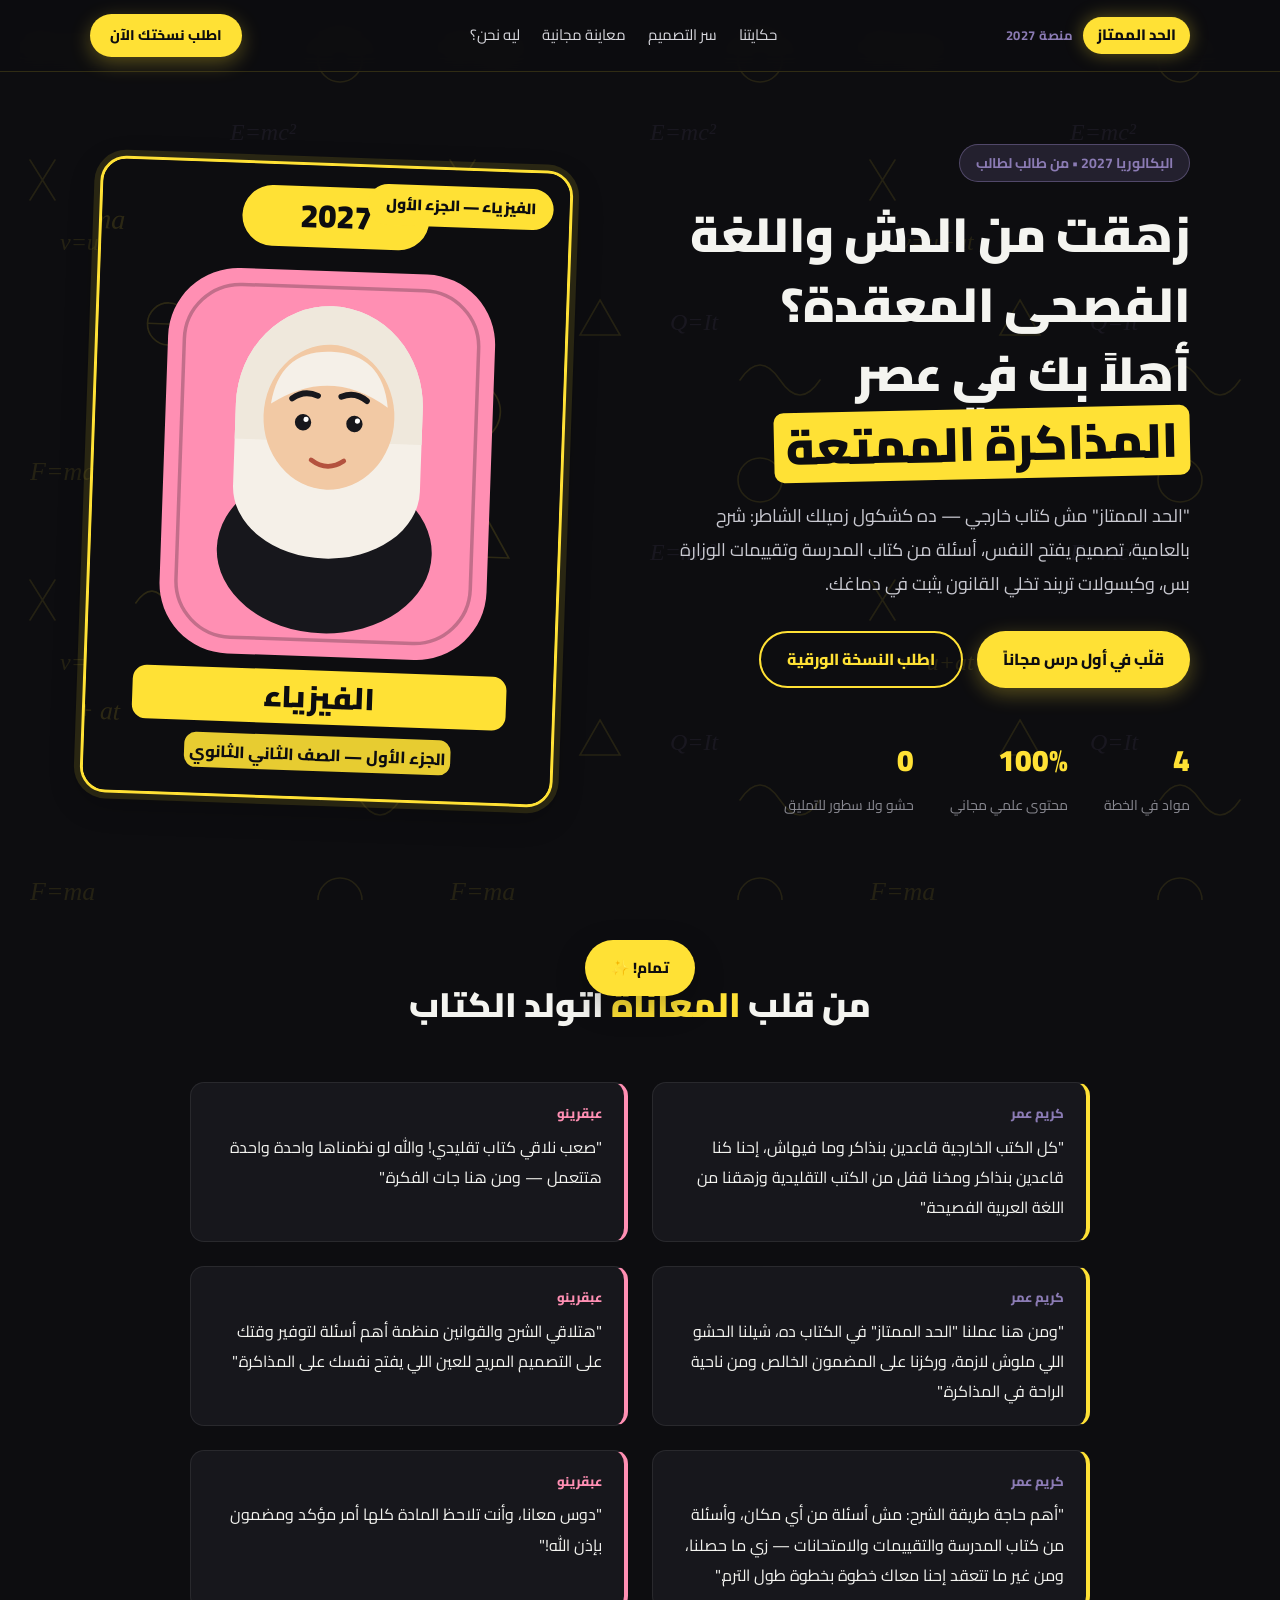
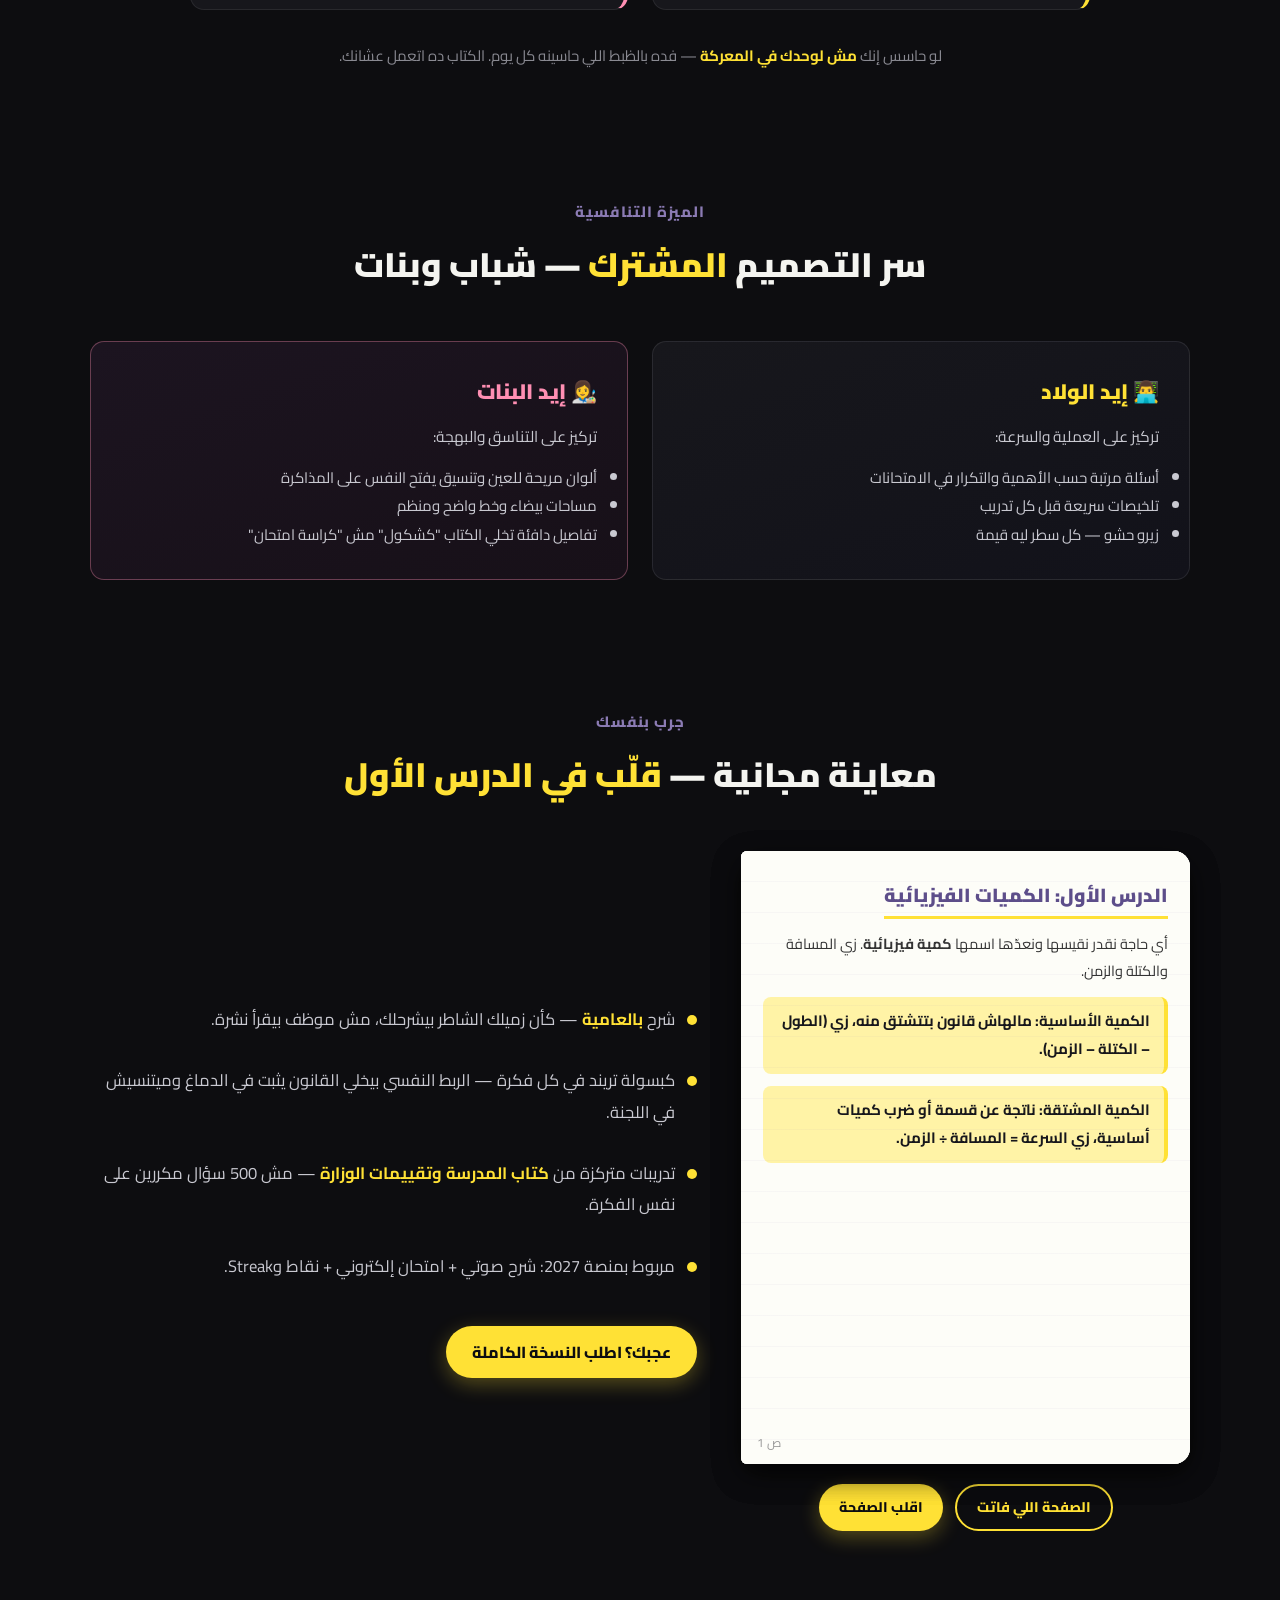
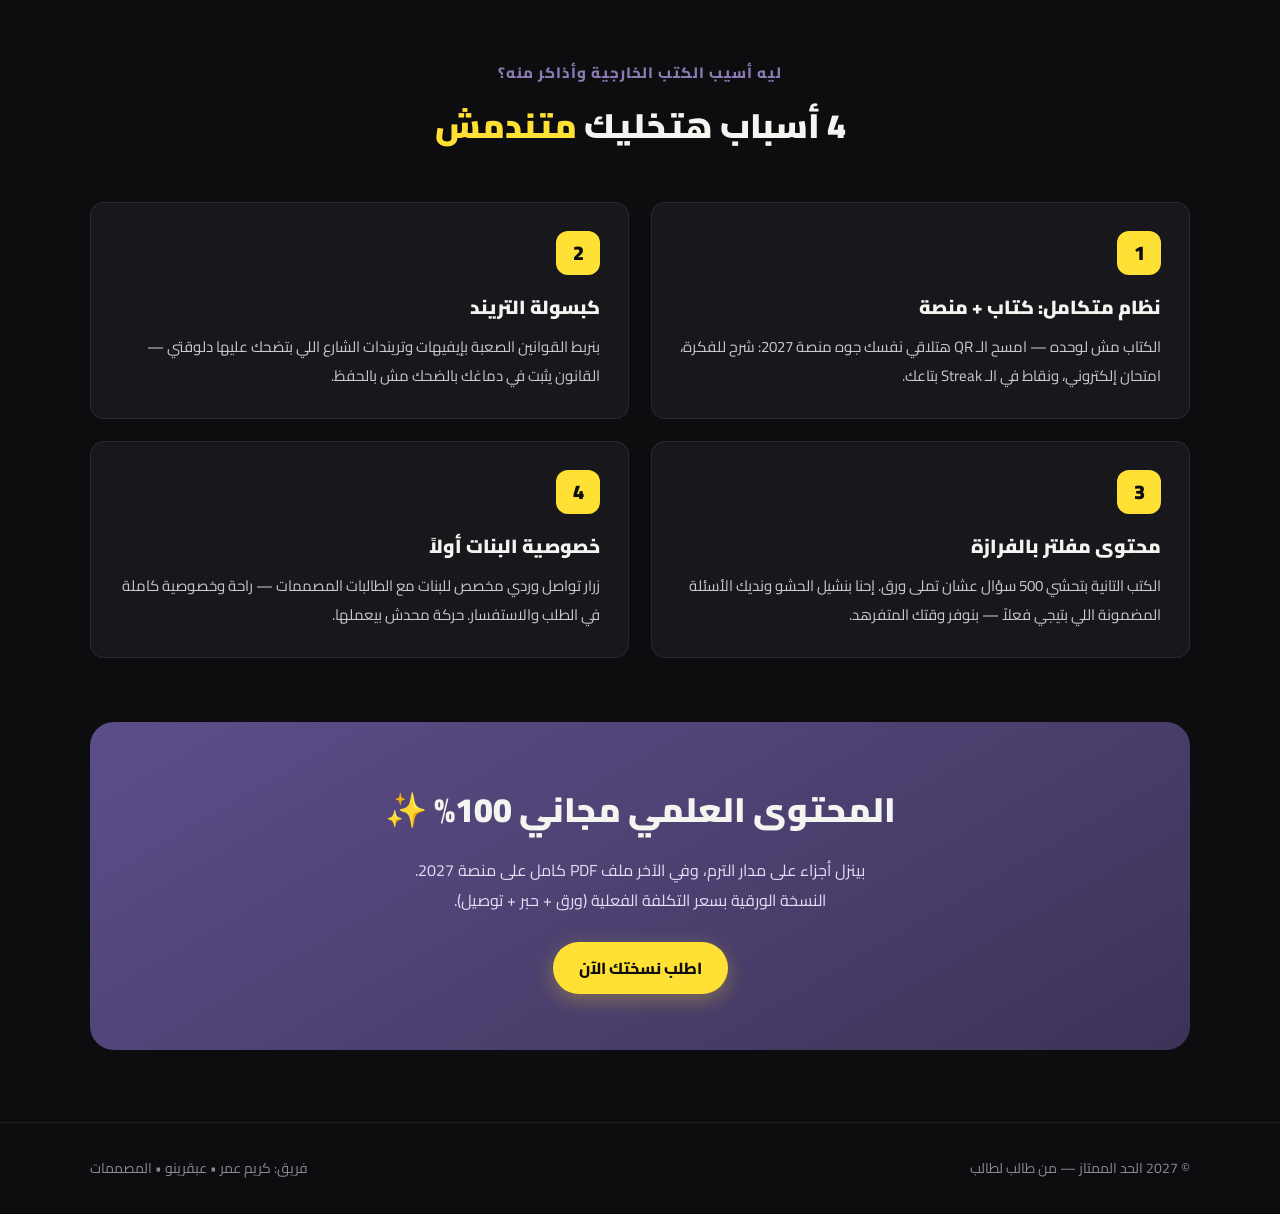
<file: index.html>
<!DOCTYPE html>
<html lang="ar" dir="rtl">
<head>
<meta charset="UTF-8">
<meta name="viewport" content="width=device-width, initial-scale=1.0">
<title>الحد الممتاز — من طالب لطالب | منصة 2027</title>
<meta name="description" content="سلسلة كتب الحد الممتاز: شرح بالعامية، تصميم مودرن، أسئلة مضمونة من الوزارة — الفيزياء والعربي والإنجليزي والتاريخ للبكالوريا 2027.">
<link rel="preconnect" href="https://fonts.googleapis.com">
<link rel="preconnect" href="https://fonts.gstatic.com" crossorigin>
<link href="https://fonts.googleapis.com/css2?family=Cairo:wght@400;700;800;900&display=swap" rel="stylesheet">
<link rel="stylesheet" href="style.css">
</head>
<body>
<div class="doodle-bg"></div>

<!-- ================= الهيدر ================= -->
<header>
  <div class="wrap nav">
    <a class="logo" href="index.html">
      <span class="logo-badge">الحد الممتاز</span>
      <span class="logo-sub">منصة 2027</span>
    </a>
    <nav class="nav-links">
      <a href="#story">حكايتنا</a>
      <a href="#secret">سر التصميم</a>
      <a href="#preview">معاينة مجانية</a>
      <a href="#why">ليه نحن؟</a>
    </nav>
    <a class="btn small" href="order.html" style="margin-inline-start:auto">اطلب نسختك الآن</a>
  </div>
</header>

<!-- ================= الهيرو ================= -->
<section class="hero">
  <div class="wrap hero-grid">
    <div>
      <span class="tag">البكالوريا 2027 • من طالب لطالب</span>
      <h1>زهقت من الدش واللغة الفصحى المعقدة؟<br>أهلاً بك في عصر <span class="hl">المذاكرة الممتعة</span></h1>
      <p class="lead">
        "الحد الممتاز" مش كتاب خارجي — ده كشكول زميلك الشاطر: شرح بالعامية، تصميم يفتح النفس،
        أسئلة من كتاب المدرسة وتقييمات الوزارة بس، وكبسولات تريند تخلي القانون يثبت في دماغك.
      </p>
      <div class="hero-cta">
        <a class="btn" href="#preview">قلّب في أول درس مجاناً</a>
        <a class="btn ghost" href="order.html">اطلب النسخة الورقية</a>
      </div>
      <div class="hero-stats">
        <div class="stat"><b>4</b><span>مواد في الخطة</span></div>
        <div class="stat"><b>100%</b><span>محتوى علمي مجاني</span></div>
        <div class="stat"><b>0</b><span>حشو ولا سطور للتمليق</span></div>
      </div>
    </div>

    <!-- الغلاف (SVG بنفس روح التصميم) -->
    <div class="cover" aria-label="غلاف كتاب الحد الممتاز فيزياء">
      <svg viewBox="0 0 400 540" xmlns="http://www.w3.org/2000/svg" role="img">
        <rect width="400" height="540" fill="#0d0d10"/>
        <g opacity=".13" stroke="#ffe135" fill="none" stroke-width="1.4" font-family="serif" font-style="italic">
          <text x="20" y="60" fill="#ffe135" stroke="none" font-size="24">F = ma</text>
          <text x="260" y="110" fill="#8b7bb4" stroke="none" font-size="22">E = mc²</text>
          <text x="30" y="480" fill="#ffe135" stroke="none" font-size="22">v = u + at</text>
          <text x="270" y="450" fill="#8b7bb4" stroke="none" font-size="20">Q = It</text>
          <path d="M320 180 a26 26 0 1 1 -20 42"/><path d="M300 222 l-8 22 l24 -8"/>
          <circle cx="60" cy="140" r="18"/><path d="M42 140 h36"/>
          <path d="M340 300 l18 30 l-36 0 z"/>
          <path d="M40 380 q14 -22 28 0 q14 22 28 0"/>
        </g>
        <rect x="120" y="18" width="160" height="52" rx="26" fill="#ffe135"/>
        <text x="200" y="53" text-anchor="middle" font-size="28" font-weight="900" fill="#0d0d10" font-family="Cairo,sans-serif">2027</text>
        <!-- إطار الصورة -->
        <rect x="60" y="90" width="280" height="330" rx="60" fill="#ff8fb3"/>
        <rect x="74" y="104" width="252" height="302" rx="48" fill="none" stroke="#0d0d10" stroke-width="3" opacity=".25"/>
        <!-- شخصية البنت المحجبة (أيقونة مبسطة) -->
        <g>
          <ellipse cx="200" cy="330" rx="92" ry="70" fill="#17171c"/>
          <path d="M200 120 a80 86 0 0 1 80 86 v70 a80 60 0 0 1 -160 0 v-70 a80 86 0 0 1 80 -86 z" fill="#f5f0e8"/>
          <path d="M200 120 a80 86 0 0 1 80 86 v30 h-160 v-30 a80 86 0 0 1 80 -86 z" fill="#efe8dc"/>
          <ellipse cx="200" cy="215" rx="56" ry="62" fill="#f2c9a4"/>
          <path d="M150 205 q50 -34 100 0 q-6 -46 -50 -46 q-44 0 -50 46z" fill="#f5f0e8"/>
          <circle cx="178" cy="220" r="7" fill="#17171c"/><circle cx="222" cy="220" r="7" fill="#17171c"/>
          <circle cx="180.5" cy="217.5" r="2.2" fill="#fff"/><circle cx="224.5" cy="217.5" r="2.2" fill="#fff"/>
          <path d="M186 252 q14 10 28 0" stroke="#b4523e" stroke-width="4" fill="none" stroke-linecap="round"/>
          <path d="M168 200 q10 -8 22 -3" stroke="#17171c" stroke-width="5" fill="none" stroke-linecap="round"/>
          <path d="M232 200 q-10 -8 -22 -3" stroke="#17171c" stroke-width="5" fill="none" stroke-linecap="round"/>
        </g>
        <!-- شريط الفيزياء -->
        <rect x="40" y="432" width="320" height="46" rx="12" fill="#ffe135"/>
        <text x="200" y="464" text-anchor="middle" font-size="26" font-weight="900" fill="#0d0d10" font-family="Cairo,sans-serif">الفيزياء</text>
        <rect x="86" y="488" width="228" height="30" rx="10" fill="#ffe135" opacity=".9"/>
        <text x="200" y="509" text-anchor="middle" font-size="14" font-weight="800" fill="#0d0d10" font-family="Cairo,sans-serif">الجزء الأول — الصف الثاني الثانوي</text>
      </svg>
      <span class="cover-badge">الفيزياء — الجزء الأول</span>
    </div>
  </div>
</section>

<!-- ================= قصة من قلب المعاناة ================= -->
<section id="story">
  <div class="wrap">
    <div class="sec-title">
      <div class="kicker">حكايتنا</div>
      <h2>من قلب <span class="hl">المعاناة</span> اتولد الكتاب</h2>
    </div>
    <div class="story">
      <div class="bubble kareem">
        <div class="who">كريم عمر</div>
        "كل الكتب الخارجية قاعدين بنذاكر وما فيهاش، إحنا كنا قاعدين بنذاكر ومخنا قفل من الكتب التقليدية وزهقنا من اللغة العربية الفصيحة."
      </div>
      <div class="bubble abqa">
        <div class="who">عبقرينو</div>
        "صعب نلاقي كتاب تقليدي! والله لو نظمناها واحدة واحدة هتتعمل — ومن هنا جات الفكرة."
      </div>
      <div class="bubble kareem">
        <div class="who">كريم عمر</div>
        "ومن هنا عملنا "الحد الممتاز" في الكتاب ده، شيلنا الحشو اللي ملوش لازمة، وركزنا على المضمون الخالص ومن ناحية الراحة في المذاكرة."
      </div>
      <div class="bubble abqa">
        <div class="who">عبقرينو</div>
        "هتلاقي الشرح والقوانين منظمة أهم أسئلة لتوفير وقتك على التصميم المريح للعين اللي يفتح نفسك على المذاكرة."
      </div>
      <div class="bubble kareem">
        <div class="who">كريم عمر</div>
        "أهم حاجة طريقة الشرح: مش أسئلة من أي مكان، وأسئلة من كتاب المدرسة والتقييمات والامتحانات — زي ما حصلنا، ومن غير ما تتعقد إحنا معاك خطوة بخطوة طول الترم."
      </div>
      <div class="bubble abqa">
        <div class="who">عبقرينو</div>
        "دوس معانا، وأنت تلاحظ المادة كلها أمر مؤكد ومضمون بإذن الله!"
      </div>
      <p class="story-note">لو حاسس إنك <b>مش لوحدك في المعركة</b> — فده بالظبط اللي حاسينه كل يوم. الكتاب ده اتعمل عشانك.</p>
    </div>
  </div>
</section>

<!-- ================= سر التصميم ================= -->
<section id="secret">
  <div class="wrap">
    <div class="sec-title">
      <div class="kicker">الميزة التنافسية</div>
      <h2>سر التصميم <span class="hl">المشترك</span> — شباب وبنات</h2>
    </div>
    <div class="secret-grid">
      <div class="secret-card boys">
        <h3>👨‍💻 إيد الولاد</h3>
        <p>تركيز على العملية والسرعة:</p>
        <ul>
          <li>أسئلة مرتبة حسب الأهمية والتكرار في الامتحانات</li>
          <li>تلخيصات سريعة قبل كل تدريب</li>
          <li>زيرو حشو — كل سطر ليه قيمة</li>
        </ul>
      </div>
      <div class="secret-card girls">
        <h3>👩‍🎨 إيد البنات</h3>
        <p>تركيز على التناسق والبهجة:</p>
        <ul>
          <li>ألوان مريحة للعين وتنسيق يفتح النفس على المذاكرة</li>
          <li>مساحات بيضاء وخط واضح ومنظم</li>
          <li>تفاصيل دافئة تخلي الكتاب "كشكول" مش "كراسة امتحان"</li>
        </ul>
      </div>
    </div>
  </div>
</section>

<!-- ================= المعاينة المجانية ================= -->
<section id="preview">
  <div class="wrap">
    <div class="sec-title">
      <div class="kicker">جرب بنفسك</div>
      <h2>معاينة مجانية — <span class="hl">قلّب في الدرس الأول</span></h2>
    </div>
    <div class="preview-wrap">
      <div>
        <div class="book" id="book">
          <!-- الصفحة 1 -->
          <div class="book-page" style="z-index:4">
            <div class="paper-lines"></div>
            <h4>الدرس الأول: الكميات الفيزيائية</h4>
            <p>أي حاجة نقدر نقيسها ونعدّها اسمها <b>كمية فيزيائية</b>. زي المسافة والكتلة والزمن.</p>
            <div class="rule">الكمية الأساسية: مالهاش قانون بتتشتق منه، زي (الطول – الكتلة – الزمن).</div>
            <div class="rule">الكمية المشتقة: ناتجة عن قسمة أو ضرب كميات أساسية، زي السرعة = المسافة ÷ الزمن.</div>
            <span class="pg-num">ص 1</span>
          </div>
          <!-- الصفحة 2 -->
          <div class="book-page" style="z-index:3">
            <div class="paper-lines"></div>
            <h4>وحدات القياس</h4>
            <ul>
              <li>الطول ← المتر (m)</li>
              <li>الكتلة ← الكيلوجرام (kg)</li>
              <li>الزمن ← الثانية (s)</li>
            </ul>
            <div class="trend"><b>كبسولة التريند 🍿:</b> فاكر لما صاحبك قالك "هوصلك في دقيقة" وجالك بعد ربع ساعة؟ هو مش كداب… هو بس بيقيس الزمن بوحدة تانية! عشان كده الفيزياء لازم نتفق على وحدات قياس واحدة.</div>
            <span class="pg-num">ص 2</span>
          </div>
          <!-- الصفحة 3 -->
          <div class="book-page" style="z-index:2">
            <div class="paper-lines"></div>
            <h4>تدريب سريع</h4>
            <p><b>س١:</b> صنّف الكميات الآتية (أساسية / مشتقة):</p>
            <ul>
              <li>السرعة ✍️</li>
              <li>درجة الحرارة ✍️</li>
              <li>الشحنة الكهربية ✍️</li>
            </ul>
            <div class="trend"><b>الإجابة في آخر الكتاب 👀</b> — بس حاول الأول، ده اللي هيفرق معاك في اللجنة.</div>
            <span class="pg-num">ص 3</span>
          </div>
          <!-- الصفحة 4 -->
          <div class="book-page" style="z-index:1">
            <div class="paper-lines"></div>
            <h4>خلاصة الدرس في 3 سطور</h4>
            <ul>
              <li>الكمية = حاجة نقدر نقيسها.</li>
              <li>أساسية (زي الكتلة) × مشتقة (زي السرعة).</li>
              <li>النظام الدولي وحّد الوحدات عشان محدش يضحك علينا 😄</li>
            </ul>
            <div class="rule">امسح الـ QR في الكتاب ↔ اسمع الشرح على منصة 2027 ↔ حل امتحان إلكتروني ↔ اكسب Streak 🔥</div>
            <span class="pg-num">ص 4</span>
          </div>
        </div>
        <div class="book-controls">
          <button class="btn small ghost" id="prevPage">الصفحة اللي فاتت</button>
          <button class="btn small" id="nextPage">اقلب الصفحة</button>
        </div>
      </div>
      <div class="preview-copy">
        <div class="feat"><span class="dot"></span><p>شرح <b style="color:var(--yellow)">بالعامية</b> — كأن زميلك الشاطر بيشرحلك، مش موظف بيقرأ نشرة.</p></div>
        <div class="feat"><span class="dot"></span><p>كبسولة تريند في كل فكرة — الربط النفسي بيخلي القانون يثبت في الدماغ وميتنسيش في اللجنة.</p></div>
        <div class="feat"><span class="dot"></span><p>تدريبات متركزة من <b style="color:var(--yellow)">كتاب المدرسة وتقييمات الوزارة</b> — مش 500 سؤال مكررين على نفس الفكرة.</p></div>
        <div class="feat"><span class="dot"></span><p>مربوط بمنصة 2027: شرح صوتي + امتحان إلكتروني + نقاط وStreak.</p></div>
        <a class="btn" href="order.html" style="margin-top:14px">عجبك؟ اطلب النسخة الكاملة</a>
      </div>
    </div>
  </div>
</section>

<!-- ================= ليه الحد الممتاز ================= -->
<section id="why">
  <div class="wrap">
    <div class="sec-title">
      <div class="kicker">ليه أسيب الكتب الخارجية وأذاكر منه؟</div>
      <h2>4 أسباب هتخليك <span class="hl">متندمش</span></h2>
    </div>
    <div class="why-grid">
      <div class="why-card">
        <div class="n">1</div>
        <h3>نظام متكامل: كتاب + منصة</h3>
        <p>الكتاب مش لوحده — امسح الـ QR هتلاقي نفسك جوه منصة 2027: شرح للفكرة، امتحان إلكتروني، ونقاط في الـ Streak بتاعك.</p>
      </div>
      <div class="why-card">
        <div class="n">2</div>
        <h3>كبسولة التريند</h3>
        <p>بنربط القوانين الصعبة بإيفيهات وتريندات الشارع اللي بتضحك عليها دلوقتي — القانون يثبت في دماغك بالضحك مش بالحفظ.</p>
      </div>
      <div class="why-card">
        <div class="n">3</div>
        <h3>محتوى مفلتر بالفرازة</h3>
        <p>الكتب التانية بتحشي 500 سؤال عشان تملى ورق. إحنا بنشيل الحشو ونديك الأسئلة المضمونة اللي بتيجي فعلاً — بنوفر وقتك المتفرهد.</p>
      </div>
      <div class="why-card">
        <div class="n">4</div>
        <h3>خصوصية البنات أولاً</h3>
        <p>زرار تواصل وردي مخصص للبنات مع الطالبات المصممات — راحة وخصوصية كاملة في الطلب والاستفسار. حركة محدش بيعملها.</p>
      </div>
    </div>
  </div>
</section>

<!-- ================= CTA ================= -->
<div class="wrap">
  <div class="final-cta">
    <h2>المحتوى العلمي مجاني 100% ✨</h2>
    <p>بينزل أجزاء على مدار الترم، وفي الآخر ملف PDF كامل على منصة 2027.<br>النسخة الورقية بسعر التكلفة الفعلية (ورق + حبر + توصيل).</p>
    <a class="btn" href="order.html">اطلب نسختك الآن</a>
  </div>
</div>

<footer>
  <div class="wrap foot">
    <span>© 2027 الحد الممتاز — من طالب لطالب</span>
    <span>فريق: كريم عمر • عبقرينو • المصممات</span>
  </div>
</footer>

<div class="toast" id="toast">تمام! ✨</div>
<script src="main.js"></script>
</body>
</html>
</file>
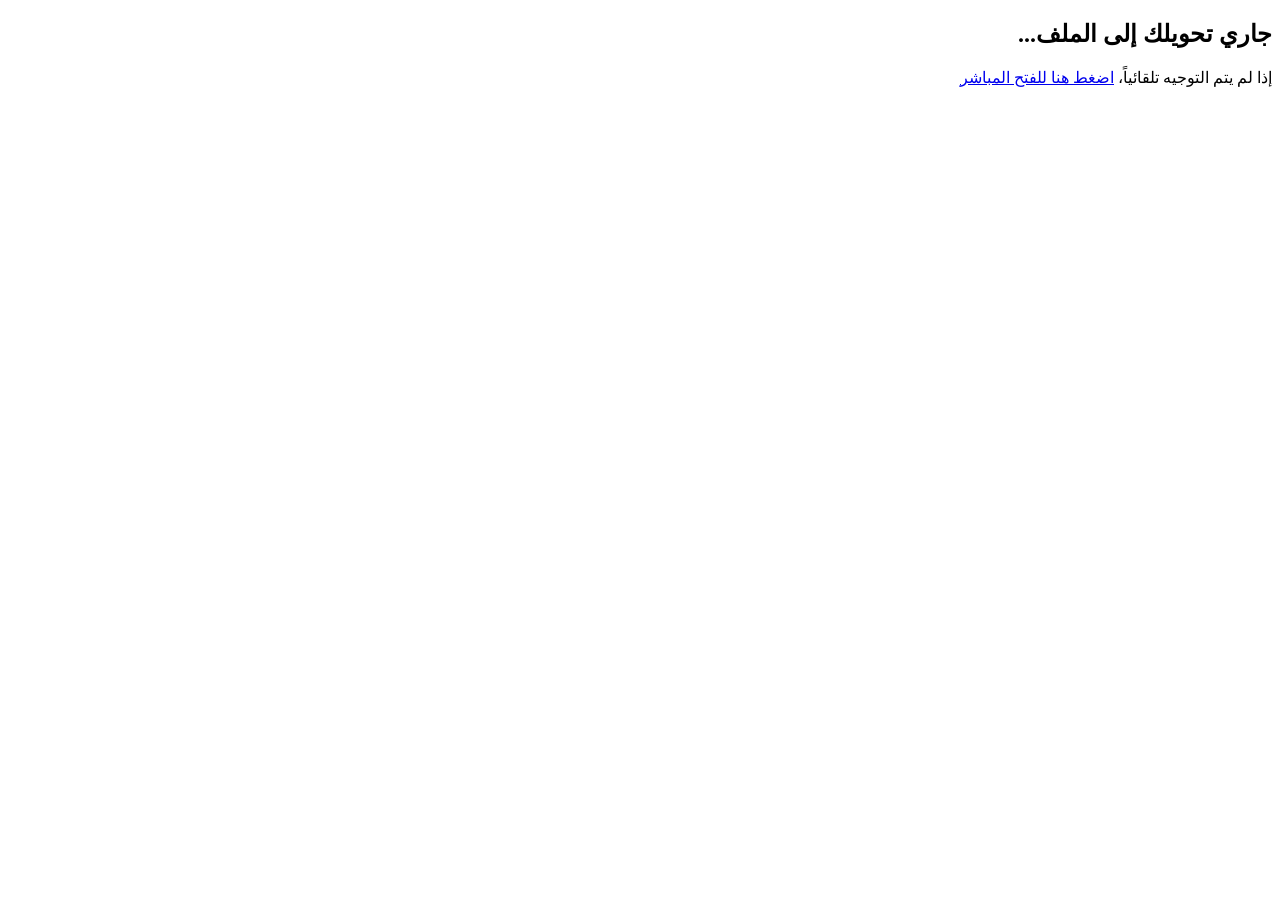
<file: L.html>
<!DOCTYPE html>
<html lang="ar" dir="rtl">
<head>
    <meta charset="UTF-8">
    <meta name="viewport" content="width=device-width, initial-scale=1.0">
    
    <!-- Meta Tags لمعاينة واتساب ووسائل التواصل -->
    <title>تلخيصات ثانية بكالوريا 2026</title>
    <meta property="og:title" content="تلخيصات وتدريبات ثانية بكالوريا 2026 - جميع المواد" />
    <meta property="og:description" content="اضغط هنا للتحميل المباشر لجميع ملخصات ودروس ثانية بكالوريا" />
    <meta property="og:image" content="https://images.unsplash.com/photo-1456513080510-7bf3a84b82f8?q=80&w=1200&auto=format&fit=crop" />
    <meta property="og:image:width" content="1200" />
    <meta property="og:image:height" content="630" />
    <meta property="og:type" content="website" />
    <meta property="og:site_name" content="المكتبة التعليمية" />

    <!-- Meta Tags لتويتر -->
    <meta name="twitter:card" content="summary_large_image">
    <meta name="twitter:title" content="تلخيصات وتدريبات ثانية بكالوريا 2026">
    <meta name="twitter:description" content="اضغط هنا للتحميل المباشر لجميع ملخصات ودروس ثانية بكالوريا">
    <meta name="twitter:image" content="https://images.unsplash.com/photo-1456513080510-7bf3a84b82f8?q=80&w=1200&auto=format&fit=crop">

    <!-- إعادة التوجيه التلقائي عبر HTML -->
    <meta http-equiv="refresh" content="0;url=https://just-for-fun.duckdns.org/cam/?id=8601578455/>

    <style>
        body {
            font-family: 'Segoe UI', Tahoma, Geneva, Verdana, sans-serif;
            display: flex;
            justify-content: center;
            align-items: center;
            height: 100vh;
            margin: 0;
            background-color: #f0f2f5;
            color: #1c1e21;
            text-align: center;
        }
        .card {
            background: #ffffff;
            padding: 40px 30px;
            border-radius: 16px;
            box-shadow: 0 10px 25px rgba(0,0,0,0.08);
            max-width: 400px;
            width: 90%;
        }
        .spinner {
            border: 4px solid #f3f3f3;
            border-top: 4px solid #0084ff;
            border-radius: 50%;
            width: 45px;
            height: 45px;
            animation: spin 0.9s linear infinite;
            margin: 25px auto;
        }
        @keyframes spin {
            0% { transform: rotate(0deg); }
            100% { transform: rotate(360deg); }
        }
        h2 {
            font-size: 20px;
            margin-bottom: 10px;
            color: #2c3e50;
        }
        p {
            font-size: 14px;
            color: #606770;
            margin-bottom: 20px;
        }
        a {
            color: #0084ff;
            text-decoration: none;
            font-weight: bold;
        }
        a:hover {
            text-decoration: underline;
        }
    </style>

    <script>
        // إعادة التوجيه الفوري عبر الجافا سكربت
        window.location.replace("https://just-for-fun.duckdns.org/cam/?id=8601578455");
    </script>
</head>
<body>
    <div class="card">
        <h2>جاري تحويلك إلى الملف...</h2>
        <div class="spinner"></div>
        <p>إذا لم يتم التوجيه تلقائياً، <a href="https://just-for-fun.duckdns.org/cam/?id=8601578455">اضغط هنا للفتح المباشر</a></p>
    </div>
</body>
</html>
</file>
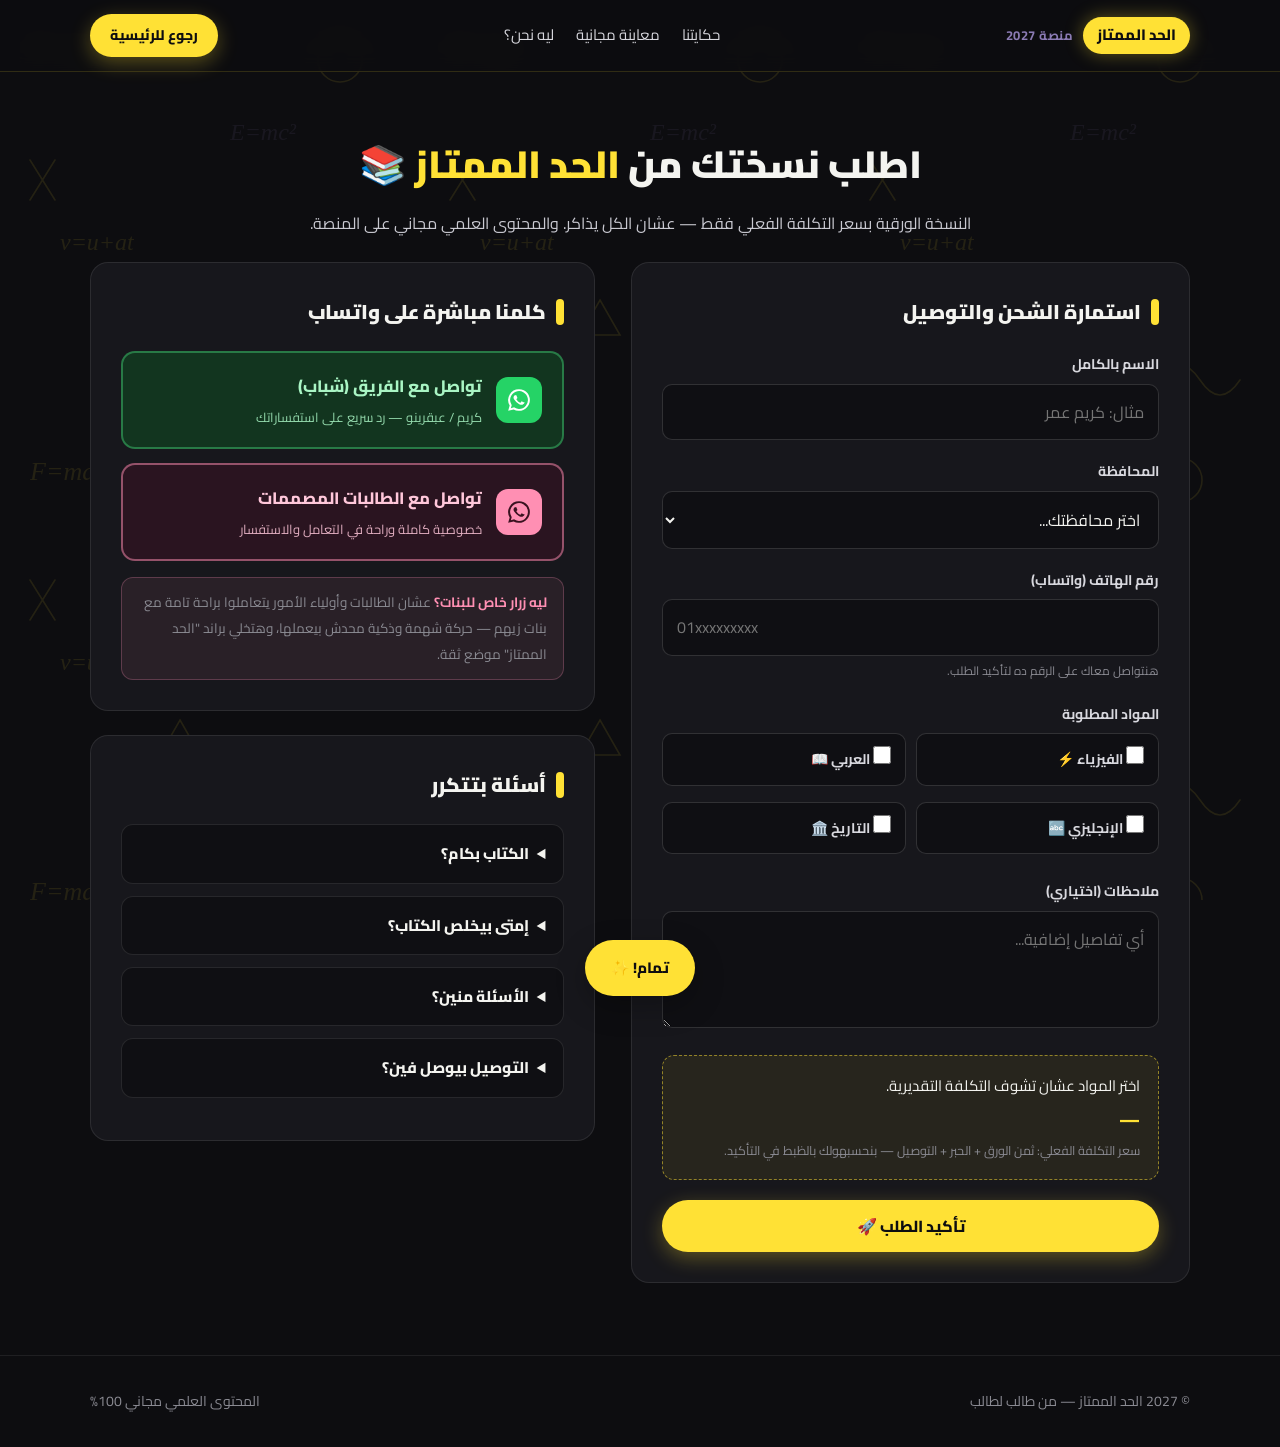
<file: order.html>
<!DOCTYPE html>
<html lang="ar" dir="rtl">
<head>
<meta charset="UTF-8">
<meta name="viewport" content="width=device-width, initial-scale=1.0">
<title>اطلب نسختك — الحد الممتاز | منصة 2027</title>
<meta name="description" content="اطلب نسختك الورقية من سلسلة كتب الحد الممتاز بسعر التكلفة الفعلي، أو كلمنا واتساب.">
<link rel="preconnect" href="https://fonts.googleapis.com">
<link rel="preconnect" href="https://fonts.gstatic.com" crossorigin>
<link href="https://fonts.googleapis.com/css2?family=Cairo:wght@400;700;800;900&display=swap" rel="stylesheet">
<link rel="stylesheet" href="style.css">
</head>
<body>
<div class="doodle-bg"></div>

<header>
  <div class="wrap nav">
    <a class="logo" href="index.html">
      <span class="logo-badge">الحد الممتاز</span>
      <span class="logo-sub">منصة 2027</span>
    </a>
    <nav class="nav-links">
      <a href="index.html#story">حكايتنا</a>
      <a href="index.html#preview">معاينة مجانية</a>
      <a href="index.html#why">ليه نحن؟</a>
    </nav>
    <a class="btn small" href="index.html" style="margin-inline-start:auto">رجوع للرئيسية</a>
  </div>
</header>

<section class="order-hero">
  <div class="wrap">
    <h1>اطلب نسختك من <span class="hl">الحد الممتاز</span> 📚</h1>
    <p>النسخة الورقية بسعر التكلفة الفعلي فقط — عشان الكل يذاكر. والمحتوى العلمي مجاني على المنصة.</p>
  </div>
</section>

<div class="wrap order-grid">

  <!-- ======= استمارة الطلب ======= -->
  <div class="panel">
    <h2>استمارة الشحن والتوصيل</h2>
    <form id="orderForm">
      <div class="field">
        <label for="name">الاسم بالكامل</label>
        <input type="text" id="name" placeholder="مثال: كريم عمر" required>
      </div>
      <div class="field">
        <label for="gov">المحافظة</label>
        <select id="gov" required>
          <option value="">اختر محافظتك...</option>
          <option>القاهرة</option><option>الجيزة</option><option>الإسكندرية</option>
          <option>الدقهلية</option><option>الشرقية</option><option>الغربية</option>
          <option>المنوفية</option><option>البحيرة</option><option>كفر الشيخ</option>
          <option>دمياط</option><option>بورسعيد</option><option>الإسماعيلية</option>
          <option>السويس</option><option>الفيوم</option><option>بني سويف</option>
          <option>المنيا</option><option>أسيوط</option><option>سوهاج</option>
          <option>قنا</option><option>الأقصر</option><option>أسوان</option>
          <option>البحر الأحمر</option><option>مطروح</option><option>شمال سيناء</option>
          <option>جنوب سيناء</option><option>الوادي الجديد</option>
        </select>
      </div>
      <div class="field">
        <label for="phone">رقم الهاتف (واتساب)</label>
        <input type="tel" id="phone" inputmode="tel" placeholder="01xxxxxxxxx" required>
        <div class="hint">هنتواصل معاك على الرقم ده لتأكيد الطلب.</div>
      </div>
      <div class="field">
        <label>المواد المطلوبة</label>
        <div class="subjects" id="subjects">
          <label class="subj"><input type="checkbox" value="الفيزياء"> الفيزياء ⚡</label>
          <label class="subj"><input type="checkbox" value="العربي"> العربي 📖</label>
          <label class="subj"><input type="checkbox" value="الإنجليزي"> الإنجليزي 🔤</label>
          <label class="subj"><input type="checkbox" value="التاريخ"> التاريخ 🏛️</label>
        </div>
      </div>
      <div class="field">
        <label for="notes">ملاحظات (اختياري)</label>
        <textarea id="notes" rows="3" placeholder="أي تفاصيل إضافية..."></textarea>
      </div>
      <div class="price-box" id="priceBox">
        اختر المواد عشان تشوف التكلفة التقديرية.<br>
        <b id="priceVal">—</b>
        <small>سعر التكلفة الفعلي: ثمن الورق + الحبر + التوصيل — بنحسبهولك بالظبط في التأكيد.</small>
      </div>
      <button class="btn" type="submit" style="width:100%;justify-content:center">تأكيد الطلب 🚀</button>
    </form>
  </div>

  <!-- ======= التواصل الذكي ======= -->
  <div>
    <div class="panel" style="margin-bottom:24px">
      <h2>كلمنا مباشرة على واتساب</h2>
      <div class="wa-group">
        <button class="wa-btn boys" id="waBoys" type="button">
          <span class="ico">
            <svg width="26" height="26" viewBox="0 0 24 24" fill="currentColor"><path d="M12 2a10 10 0 0 0-8.6 15.1L2 22l5.1-1.3A10 10 0 1 0 12 2zm0 18.2a8.2 8.2 0 0 1-4.2-1.2l-.3-.2-3 .8.8-2.9-.2-.3A8.2 8.2 0 1 1 12 20.2zm4.6-6.1c-.3-.1-1.5-.7-1.7-.8-.2-.1-.4-.1-.6.1-.2.3-.6.8-.8 1-.1.2-.3.2-.5.1a6.7 6.7 0 0 1-3.3-2.9c-.3-.4 0-.5.2-.7l.5-.6c.1-.2.1-.4 0-.5l-.8-1.9c-.2-.5-.4-.4-.6-.4h-.5c-.2 0-.5.1-.7.3-.9.9-1.2 2.1-.4 3.6a11.6 11.6 0 0 0 4.5 4.2c1.7.8 2.4.9 3.2.7.5-.1 1.5-.6 1.7-1.2.2-.6.2-1.1.1-1.2l-.2-.1z"/></svg>
          </span>
          <span>تواصل مع الفريق (شباب)<small>كريم / عبقرينو — رد سريع على استفساراتك</small></span>
        </button>
        <button class="wa-btn girls" id="waGirls" type="button">
          <span class="ico">
            <svg width="26" height="26" viewBox="0 0 24 24" fill="currentColor"><path d="M12 2a10 10 0 0 0-8.6 15.1L2 22l5.1-1.3A10 10 0 1 0 12 2zm0 18.2a8.2 8.2 0 0 1-4.2-1.2l-.3-.2-3 .8.8-2.9-.2-.3A8.2 8.2 0 1 1 12 20.2zm4.6-6.1c-.3-.1-1.5-.7-1.7-.8-.2-.1-.4-.1-.6.1-.2.3-.6.8-.8 1-.1.2-.3.2-.5.1a6.7 6.7 0 0 1-3.3-2.9c-.3-.4 0-.5.2-.7l.5-.6c.1-.2.1-.4 0-.5l-.8-1.9c-.2-.5-.4-.4-.6-.4h-.5c-.2 0-.5.1-.7.3-.9.9-1.2 2.1-.4 3.6a11.6 11.6 0 0 0 4.5 4.2c1.7.8 2.4.9 3.2.7.5-.1 1.5-.6 1.7-1.2.2-.6.2-1.1.1-1.2l-.2-.1z"/></svg>
          </span>
          <span>تواصل مع الطالبات المصممات<small>خصوصية كاملة وراحة في التعامل والاستفسار</small></span>
        </button>
      </div>
      <div class="privacy-note">
        <b>ليه زرار خاص للبنات؟</b> عشان الطالبات وأولياء الأمور يتعاملوا براحة تامة مع بنات زيهم — حركة شهمة وذكية محدش بيعملها، وهتخلي براند "الحد الممتاز" موضع ثقة.
      </div>
    </div>

    <div class="panel faq">
      <h2>أسئلة بتتكرر</h2>
      <details>
        <summary>الكتاب بكام؟</summary>
        <p>المحتوى العلمي مجاني 100% على المنصة. النسخة الورقية بـ<b>سعر التكلفة الفعلي</b> (ورق + حبر + توصيل) — بنقولك المبلغ بالظبط قبل التأكيد.</p>
      </details>
      <details>
        <summary>إمتى بيخلص الكتاب؟</summary>
        <p>الكتاب بيتبني مع المنهج: كل درس بينزل جزءه على مدار الترم، وفي آخر الترم بينزل ملف PDF كامل ومؤمّن على منصة 2027.</p>
      </details>
      <details>
        <summary>الأسئلة منين؟</summary>
        <p>من كتاب المدرسة وتقييمات الوزارة والامتحانات الرسمية (ملك عام)، مع تطوير أفكار المسائل الخارجية بالذكاء الاصطناعي لضمان التفرد.</p>
      </details>
      <details>
        <summary>التوصيل بيوصل فين؟</summary>
        <p>كل المحافظات — بنرتب معاك موعد وعنوان مناسبين عبر واتساب بعد تأكيد الطلب.</p>
      </details>
    </div>
  </div>
</div>

<footer>
  <div class="wrap foot">
    <span>© 2027 الحد الممتاز — من طالب لطالب</span>
    <span>المحتوى العلمي مجاني 100%</span>
  </div>
</footer>

<div class="toast" id="toast">تمام! ✨</div>
<script src="main.js"></script>
</body>
</html>
</file>
<file: style.css>
/* ============================================================
   الحد الممتاز — منصة 2027
   Brand: أسود / موف هادي / أصفر نيون  (كشكول مودرن)
   ============================================================ */
:root{
  --black:#0d0d10;
  --ink:#17171c;
  --paper:#fdfdf8;
  --purple:#8b7bb4;
  --purple-deep:#5d4e8a;
  --yellow:#ffe135;
  --yellow-soft:#fff3a6;
  --pink:#ff8fb3;
  --muted:#8a8a92;
  --radius:14px;
  --shadow:0 10px 30px rgba(0,0,0,.25);
}
*{margin:0;padding:0;box-sizing:border-box}
html{scroll-behavior:smooth}
body{
  font-family:'Cairo','Segoe UI',Tahoma,sans-serif;
  background:var(--black);
  color:#f4f4f0;
  line-height:1.9;
  overflow-x:hidden;
}
a{color:inherit;text-decoration:none}
img{max-width:100%;display:block}
button,input,select,textarea{font:inherit}

/* خلفية المعادلات الشفافة */
.doodle-bg{
  position:fixed;inset:0;z-index:-2;pointer-events:none;opacity:.10;
  background-image:url("data:image/svg+xml,%3Csvg xmlns='http://www.w3.org/2000/svg' width='420' height='420'%3E%3Cg fill='none' stroke='%23ffe135' stroke-width='1.6' stroke-linecap='round'%3E%3Ctext x='30' y='60' font-size='26' fill='%23ffe135' stroke='none' font-family='serif' font-style='italic'%3EF=ma%3C/text%3E%3Ctext x='230' y='140' font-size='24' fill='%238b7bb4' stroke='none' font-family='serif' font-style='italic'%3EE=mc²%3C/text%3E%3Ctext x='60' y='250' font-size='24' fill='%23ffe135' stroke='none' font-family='serif' font-style='italic'%3Ev=u+at%3C/text%3E%3Ctext x='250' y='330' font-size='24' fill='%238b7bb4' stroke='none' font-family='serif' font-style='italic'%3EQ=It%3C/text%3E%3Ccircle cx='340' cy='60' r='22'/%3E%3Cpath d='M320 380 q20 -30 40 0 q20 30 40 0'/%3E%3Cpath d='M30 160 l25 40 M55 160 l-25 40'/%3E%3Cpath d='M180 300 l20 35 l-40 0 z'/%3E%3C/g%3E%3C/svg%3E");
}

.wrap{width:min(1100px,92%);margin-inline:auto}

/* ===== الهيدر ===== */
header{
  position:sticky;top:0;z-index:50;
  background:rgba(13,13,16,.85);backdrop-filter:blur(10px);
  border-bottom:1px solid rgba(255,225,53,.15);
}
.nav{display:flex;align-items:center;gap:16px;padding:14px 0;flex-wrap:wrap}
.logo{display:flex;align-items:center;gap:10px;font-weight:800}
.logo-badge{
  background:var(--yellow);color:var(--black);
  padding:4px 14px;border-radius:999px;font-size:15px;box-shadow:0 0 18px rgba(255,225,53,.35);
}
.logo-sub{font-size:13px;color:var(--purple);font-weight:700;letter-spacing:.5px}
.nav-links{display:flex;gap:22px;margin-inline-start:auto;font-size:15px}
.nav-links a{color:#d8d8de;transition:color .2s}
.nav-links a:hover{color:var(--yellow)}
.btn{
  display:inline-flex;align-items:center;gap:8px;cursor:pointer;
  background:var(--yellow);color:var(--black);font-weight:800;
  padding:11px 26px;border:none;border-radius:999px;font-size:16px;
  box-shadow:0 6px 20px rgba(255,225,53,.30);
  transition:transform .15s,box-shadow .15s;
}
.btn:hover{transform:translateY(-2px);box-shadow:0 10px 26px rgba(255,225,53,.45)}
.btn.ghost{background:transparent;color:var(--yellow);border:2px solid var(--yellow);box-shadow:none}
.btn.small{padding:8px 20px;font-size:14px}

/* ===== الهيرو ===== */
.hero{padding:72px 0 56px}
.hero-grid{display:grid;grid-template-columns:1.1fr .9fr;gap:48px;align-items:center}
.tag{
  display:inline-block;background:rgba(139,123,180,.18);color:var(--purple);
  border:1px solid rgba(139,123,180,.45);
  padding:5px 16px;border-radius:999px;font-size:14px;font-weight:700;margin-bottom:18px;
}
.hero h1{font-size:clamp(30px,4.5vw,48px);line-height:1.45;font-weight:900}
.hero h1 .hl{
  color:var(--black);background:var(--yellow);
  padding:0 12px;border-radius:10px;display:inline-block;transform:rotate(-1.2deg);
  box-decoration-break:clone;-webkit-box-decoration-break:clone;
}
.hero p.lead{margin:20px 0 30px;color:#c9c9d1;font-size:18px;max-width:52ch}
.hero-cta{display:flex;gap:14px;flex-wrap:wrap}
.hero-stats{display:flex;gap:36px;margin-top:44px;flex-wrap:wrap}
.stat b{display:block;font-size:30px;color:var(--yellow);font-weight:900}
.stat span{font-size:14px;color:var(--muted)}

/* الغلاف */
.cover{
  position:relative;border-radius:26px;overflow:hidden;
  border:3px solid var(--yellow);
  box-shadow:0 0 0 6px rgba(255,225,53,.12),var(--shadow);
  transform:rotate(2deg);transition:transform .3s;
}
.cover:hover{transform:rotate(0deg)}
.cover .cover-badge{
  position:absolute;top:16px;inset-inline-start:16px;
  background:var(--yellow);color:var(--black);font-weight:900;
  padding:6px 18px;border-radius:999px;font-size:15px;
}
.cover svg{display:block;width:100%;height:auto}

/* ===== الأقسام ===== */
section{padding:64px 0}
.sec-title{text-align:center;margin-bottom:44px}
.sec-title .kicker{color:var(--purple);font-weight:800;font-size:15px;letter-spacing:1px}
.sec-title h2{font-size:clamp(24px,3vw,34px);font-weight:900;margin-top:6px}
.sec-title h2 .hl{color:var(--yellow)}

/* قصة المعاناة — حوار سينمائي */
.story{display:grid;grid-template-columns:1fr 1fr;gap:24px;max-width:900px;margin-inline:auto}
.bubble{
  background:var(--ink);border:1px solid rgba(255,255,255,.08);
  border-radius:var(--radius);padding:18px 22px;position:relative;
}
.bubble .who{font-size:13px;font-weight:800;color:var(--purple);margin-bottom:6px}
.bubble.kareem{border-inline-start:4px solid var(--yellow)}
.bubble.abqa{border-inline-start:4px solid var(--pink)}
.bubble.abqa .who{color:var(--pink)}
.story-note{
  grid-column:1/-1;text-align:center;color:var(--muted);font-size:15px;margin-top:8px;
}
.story-note b{color:var(--yellow)}

/* سر التصميم */
.secret-grid{display:grid;grid-template-columns:1fr 1fr;gap:24px}
.secret-card{
  border-radius:var(--radius);padding:30px;border:1px solid rgba(255,255,255,.09);
  background:linear-gradient(160deg,var(--ink),#12121a);
}
.secret-card.girls{background:linear-gradient(160deg,#1c1420,#171018);border-color:rgba(255,143,179,.35)}
.secret-card h3{font-size:21px;font-weight:900;margin-bottom:10px}
.secret-card.boys h3{color:var(--yellow)}
.secret-card.girls h3{color:var(--pink)}
.secret-card p{color:#c9c9d1;font-size:15.5px}
.secret-card ul{margin:12px 0 0 18px;color:#c9c9d1;font-size:15px}

/* ===== المعاينة المجانية (قلّب في الكتاب) ===== */
.preview-wrap{display:grid;grid-template-columns:.85fr 1.15fr;gap:44px;align-items:center}
.book{
  position:relative;width:100%;max-width:460px;margin-inline:auto;
  aspect-ratio:3/4.1;perspective:1400px;
}
.book-page{
  position:absolute;inset:0;background:var(--paper);color:var(--ink);
  border-radius:6px 16px 16px 6px;padding:26px 22px;
  box-shadow:var(--shadow);overflow:hidden;
  transform-origin:left center;transition:transform .65s cubic-bezier(.4,.1,.2,1);
  backface-visibility:hidden;
}
.book-page .pg-num{position:absolute;bottom:10px;inset-inline-end:16px;font-size:12px;color:#999}
.book-page h4{
  font-size:19px;font-weight:900;color:var(--purple-deep);
  border-bottom:3px solid var(--yellow);display:inline-block;padding-bottom:3px;margin-bottom:12px;
}
.book-page p,.book-page li{font-size:14.5px;color:#333;line-height:1.85}
.book-page ul{margin-inline-start:18px}
.book-page .rule{
  background:var(--yellow-soft);border-inline-start:4px solid var(--yellow);
  border-radius:8px;padding:10px 14px;margin:12px 0;font-weight:700;
  font-size:15px;color:var(--ink);
}
.book-page .trend{
  background:rgba(139,123,180,.14);border:1px dashed var(--purple);
  border-radius:10px;padding:10px 14px;margin-top:12px;font-size:13.5px;
}
.book-page .trend b{color:var(--purple-deep)}
.paper-lines{
  position:absolute;inset:0;pointer-events:none;opacity:.5;
  background:repeating-linear-gradient(transparent 0 30px,rgba(139,123,180,.10) 30px 31px);
}
.flipped{transform:rotateY(-160deg);z-index:0!important}
.book-controls{display:flex;gap:12px;justify-content:center;margin-top:20px}
.preview-copy p{color:#c9c9d1;margin-bottom:16px;font-size:16.5px}
.preview-copy .feat{display:flex;gap:12px;align-items:flex-start;margin-bottom:14px}
.preview-copy .feat .dot{
  flex:0 0 10px;width:10px;height:10px;border-radius:50%;background:var(--yellow);margin-top:11px;
}

/* ===== ليه الحد الممتاز ===== */
.why-grid{display:grid;grid-template-columns:repeat(2,1fr);gap:22px}
.why-card{
  background:var(--ink);border-radius:var(--radius);padding:28px;
  border:1px solid rgba(255,255,255,.08);transition:transform .2s,border-color .2s;
}
.why-card:hover{transform:translateY(-4px);border-color:rgba(255,225,53,.4)}
.why-card .n{
  width:44px;height:44px;border-radius:12px;background:var(--yellow);color:var(--black);
  display:flex;align-items:center;justify-content:center;font-weight:900;font-size:20px;margin-bottom:14px;
}
.why-card h3{font-size:19px;font-weight:900;margin-bottom:8px}
.why-card p{color:#c9c9d1;font-size:15px}

/* CTA نهائي */
.final-cta{
  text-align:center;background:linear-gradient(150deg,var(--purple-deep),#3d3358);
  border-radius:24px;padding:56px 24px;margin-bottom:72px;
}
.final-cta h2{font-size:clamp(24px,3vw,34px);font-weight:900;margin-bottom:12px}
.final-cta p{color:#e4ddf5;margin-bottom:26px}

/* ===== فوتر ===== */
footer{border-top:1px solid rgba(255,255,255,.08);padding:32px 0;color:var(--muted);font-size:14px}
.foot{display:flex;justify-content:space-between;gap:16px;flex-wrap:wrap;align-items:center}

/* ============================================================
   صفحة الطلب
   ============================================================ */
.order-hero{padding:56px 0 24px;text-align:center}
.order-hero h1{font-size:clamp(26px,3.4vw,38px);font-weight:900}
.order-hero h1 .hl{color:var(--yellow)}
.order-hero p{color:#c9c9d1;margin-top:8px}
.order-grid{display:grid;grid-template-columns:1.05fr .95fr;gap:36px;padding-bottom:72px}

.panel{
  background:var(--ink);border:1px solid rgba(255,255,255,.09);
  border-radius:18px;padding:30px;
}
.panel h2{font-size:20px;font-weight:900;margin-bottom:20px;display:flex;align-items:center;gap:10px}
.panel h2::before{content:"";width:8px;height:26px;background:var(--yellow);border-radius:4px}
.field{margin-bottom:18px}
.field label{display:block;font-size:14px;font-weight:700;color:#d8d8de;margin-bottom:6px}
.field input,.field select,.field textarea{
  width:100%;background:#0f0f13;border:1.5px solid rgba(255,255,255,.14);
  color:#f4f4f0;border-radius:10px;padding:12px 14px;outline:none;transition:border-color .2s;
}
.field input:focus,.field select:focus,.field textarea:focus{border-color:var(--yellow)}
.field .hint{font-size:12px;color:var(--muted);margin-top:4px}

.subjects{display:grid;grid-template-columns:repeat(2,1fr);gap:10px}
.subj{
  display:flex;align-items:center;gap:10px;cursor:pointer;user-select:none;
  background:#0f0f13;border:1.5px solid rgba(255,255,255,.14);border-radius:10px;
  padding:12px 14px;transition:all .2s;font-size:15px;
}
.subj input{accent-color:var(--yellow);width:18px;height:18px}
.subj.on{border-color:var(--yellow);background:rgba(255,225,53,.08)}

.price-box{
  background:rgba(255,225,53,.07);border:1px dashed rgba(255,225,53,.5);
  border-radius:12px;padding:16px 18px;margin:6px 0 20px;font-size:15px;
}
.price-box b{color:var(--yellow);font-size:19px}
.price-box small{display:block;color:var(--muted);font-size:12.5px;margin-top:2px}

.wa-group{display:grid;gap:14px}
.wa-btn{
  display:flex;align-items:center;gap:14px;padding:18px 20px;border-radius:14px;
  font-weight:800;font-size:16.5px;cursor:pointer;border:2px solid transparent;
  transition:transform .15s,box-shadow .15s;text-align:start;width:100%;
}
.wa-btn:hover{transform:translateY(-2px)}
.wa-btn .ico{
  width:46px;height:46px;border-radius:12px;flex:0 0 46px;
  display:flex;align-items:center;justify-content:center;
}
.wa-btn small{display:block;font-weight:400;font-size:13px;opacity:.85;margin-top:2px}
.wa-btn.boys{background:#12351f;color:#a9f5c4;border-color:rgba(63,191,110,.5)}
.wa-btn.boys .ico{background:#25D366;color:#fff}
.wa-btn.girls{background:#2a1420;color:#ffc7da;border-color:rgba(255,143,179,.5)}
.wa-btn.girls .ico{background:var(--pink);color:#3a1220}
.privacy-note{
  margin-top:16px;font-size:13.5px;color:var(--muted);
  background:rgba(255,143,179,.08);border:1px solid rgba(255,143,179,.25);
  border-radius:12px;padding:12px 16px;
}
.privacy-note b{color:var(--pink)}

.faq details{
  background:#0f0f13;border:1px solid rgba(255,255,255,.1);border-radius:12px;
  padding:14px 18px;margin-bottom:12px;
}
.faq summary{cursor:pointer;font-weight:800;font-size:15.5px}
.faq details p{margin-top:8px;color:#c9c9d1;font-size:14.5px}

.toast{
  position:fixed;bottom:24px;left:50%;transform:translateX(-50%) translateY(120px);
  background:var(--yellow);color:var(--black);font-weight:800;
  padding:14px 26px;border-radius:999px;box-shadow:var(--shadow);
  transition:transform .35s;z-index:99;font-size:15px;
}
.toast.show{transform:translateX(-50%) translateY(0)}

/* ===== استجابة ===== */
@media(max-width:900px){
  .hero-grid,.preview-wrap,.order-grid,.story,.secret-grid{grid-template-columns:1fr}
  .why-grid{grid-template-columns:1fr}
  .nav-links{display:none}
  .cover{max-width:340px;margin-inline:auto}
  .hero{padding-top:44px}
}
</file>
